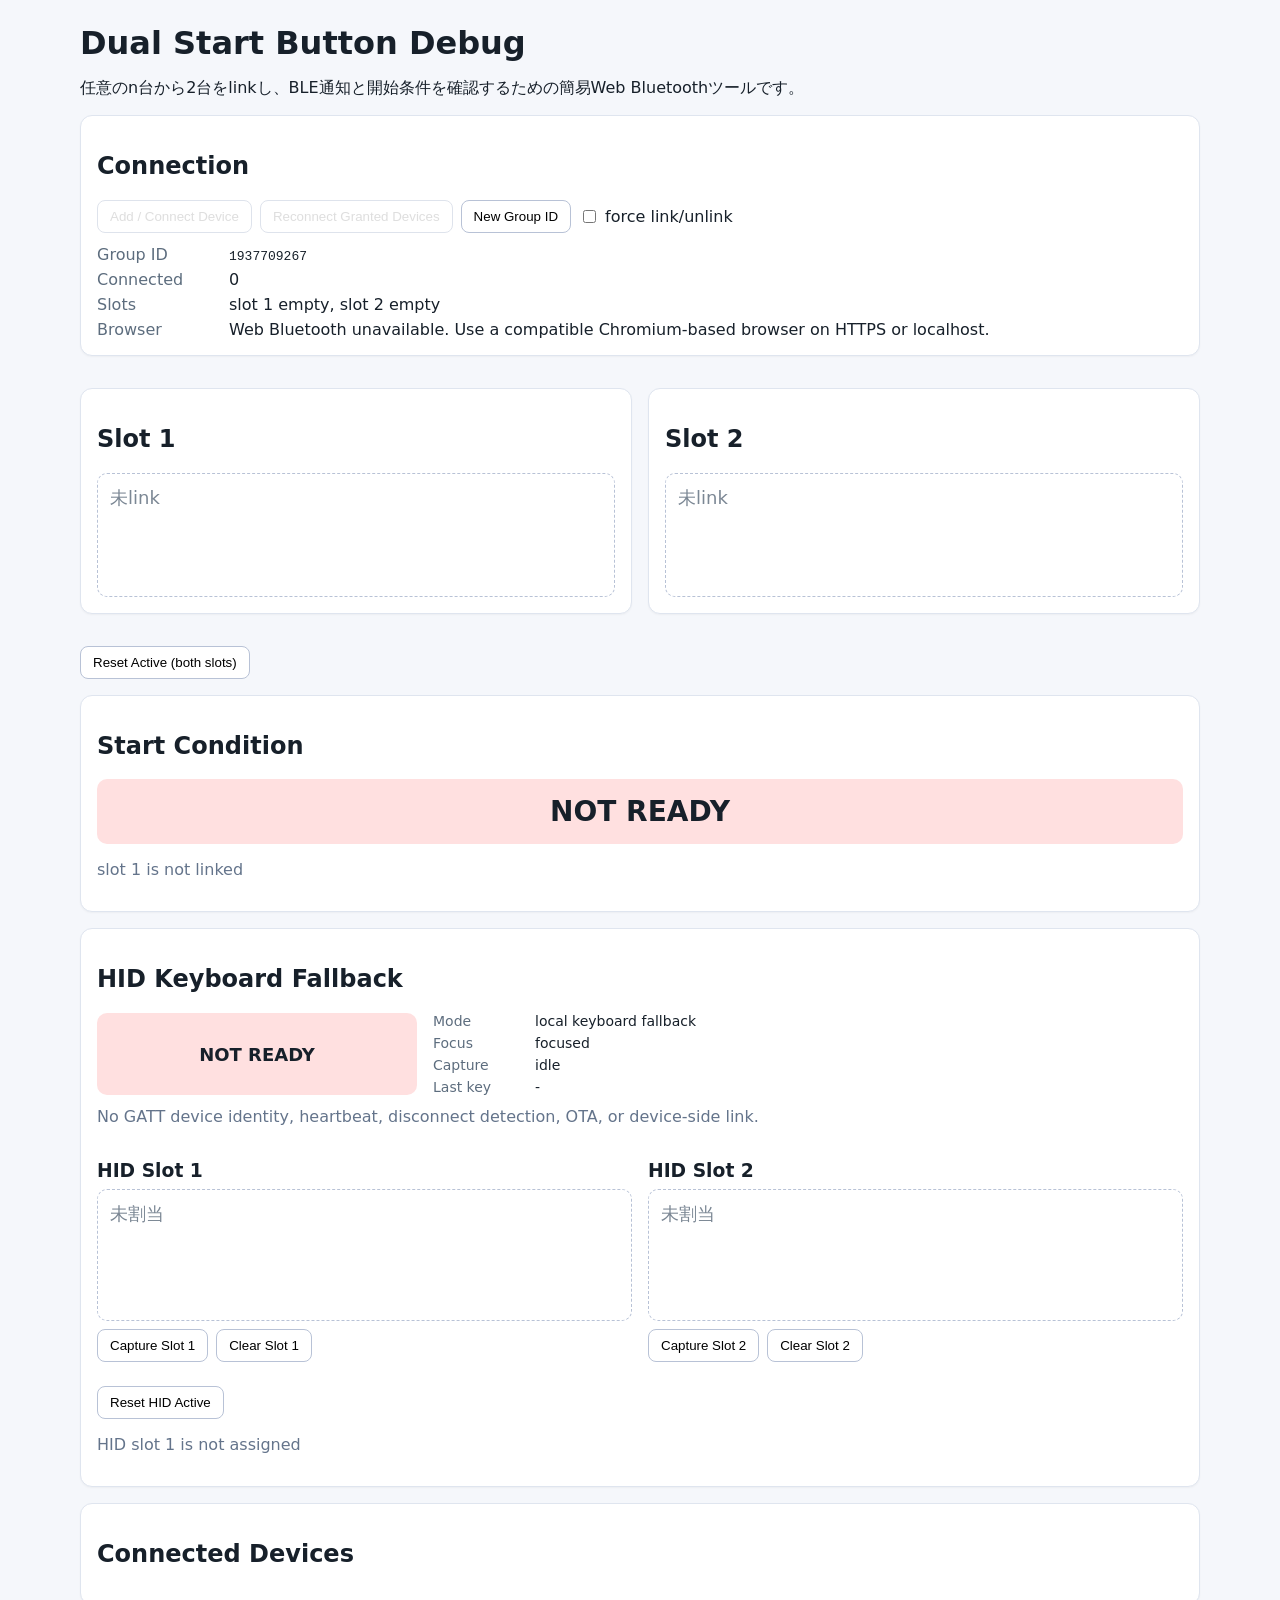
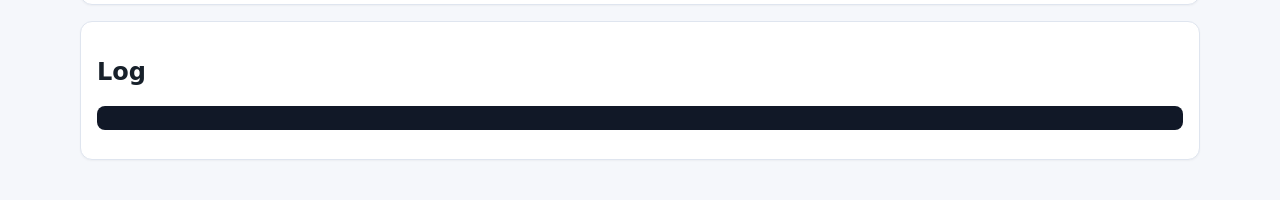
<file: web-debug/index.html>
<!doctype html>
<html lang="ja">
<head>
  <meta charset="utf-8" />
  <meta name="viewport" content="width=device-width, initial-scale=1" />
  <title>Dual Start Button Debug</title>
  <link rel="stylesheet" href="./style.css" />
</head>
<body>
  <main>
    <header>
      <h1>Dual Start Button Debug</h1>
      <p>任意のn台から2台をlinkし、BLE通知と開始条件を確認するための簡易Web Bluetoothツールです。</p>
    </header>

    <section class="panel">
      <h2>Connection</h2>
      <div class="actions">
        <button id="addDeviceBtn">Add / Connect Device</button>
        <button id="reconnectGrantedBtn">Reconnect Granted Devices</button>
        <button id="newGroupBtn">New Group ID</button>
        <label class="inline">
          <input id="forceLinkCheck" type="checkbox" /> force link/unlink
        </label>
      </div>
      <dl class="kv">
        <dt>Group ID</dt>
        <dd><code id="groupIdText"></code></dd>
        <dt>Connected</dt>
        <dd id="connectedCount"></dd>
        <dt>Slots</dt>
        <dd id="slotLinkStatus"></dd>
        <dt>Browser</dt>
        <dd id="browserStatus"></dd>
      </dl>
    </section>

    <section class="grid two">
      <div class="panel slot" id="slot1Panel">
        <h2>Slot 1</h2>
        <div id="slot1State" class="slotState empty">未link</div>
      </div>
      <div class="panel slot" id="slot2Panel">
        <h2>Slot 2</h2>
        <div id="slot2State" class="slotState empty">未link</div>
      </div>
      <div class="actions">
        <button id="resetActiveBtn">Reset Active (both slots)</button>
      </div>
    </section>

    <section class="panel start">
      <h2>Start Condition</h2>
      <div id="startCondition" class="startCondition ng">NOT READY</div>
      <p id="startReason" class="muted"></p>
    </section>

    <section class="panel hidFallback">
      <h2>HID Keyboard Fallback</h2>
      <div class="hidHeader">
        <div id="hidStartCondition" class="startCondition hid ng">NOT READY</div>
        <dl class="kv small hidFacts">
          <dt>Mode</dt><dd>local keyboard fallback</dd>
          <dt>Focus</dt><dd id="hidFocusStatus"></dd>
          <dt>Capture</dt><dd id="hidCaptureStatus"></dd>
          <dt>Last key</dt><dd id="hidLastObserved"></dd>
        </dl>
      </div>
      <p class="muted hidLimit">No GATT device identity, heartbeat, disconnect detection, OTA, or device-side link.</p>
      <div id="hidError" class="hidError" role="status" aria-live="polite"></div>
      <div class="grid two hidSlotGrid">
        <div>
          <h3>HID Slot 1</h3>
          <div id="hidSlot1State" class="slotState hid empty">未割当</div>
          <div class="actions wrap">
            <button id="hidCaptureSlot1Btn">Capture Slot 1</button>
            <button id="hidClearSlot1Btn">Clear Slot 1</button>
          </div>
        </div>
        <div>
          <h3>HID Slot 2</h3>
          <div id="hidSlot2State" class="slotState hid empty">未割当</div>
          <div class="actions wrap">
            <button id="hidCaptureSlot2Btn">Capture Slot 2</button>
            <button id="hidClearSlot2Btn">Clear Slot 2</button>
          </div>
        </div>
        <div class="actions">
          <button id="hidResetActiveBtn">Reset HID Active</button>
        </div>
      </div>
      <p id="hidStartReason" class="muted"></p>
    </section>

    <section class="panel">
      <h2>Connected Devices</h2>
      <div id="devices" class="devices"></div>
    </section>

    <section class="panel">
      <h2>Log</h2>
      <pre id="log"></pre>
    </section>
  </main>

  <template id="deviceTemplate">
    <article class="deviceCard">
      <header>
        <h3 class="deviceTitle"></h3>
        <span class="badge connectionBadge"></span>
      </header>
      <dl class="kv small">
        <dt>Device ID</dt><dd class="deviceId"></dd>
        <dt>Hash</dt><dd class="deviceHash"></dd>
        <dt>FW</dt><dd class="fw"></dd>
        <dt>Model</dt><dd class="model"></dd>
        <dt>Link</dt><dd class="linkInfo"></dd>
        <dt>Pressed</dt><dd class="pressed"></dd>
        <dt>Armed</dt><dd class="armed"></dd>
        <dt>Seq</dt><dd class="seq"></dd>
        <dt>Fresh</dt><dd class="fresh"></dd>
      </dl>
      <div class="actions wrap">
        <button class="linkSlot1">Link as Slot 1</button>
        <button class="linkSlot2">Link as Slot 2</button>
        <button class="unlinkDevice">Unlink Device</button>
        <button class="identifyDevice">Identify</button>
        <button class="armDevice">Arm</button>
        <button class="disarmDevice">Disarm</button>
        <button class="disconnectDevice">Disconnect</button>
      </div>
      <details>
        <summary>Raw</summary>
        <pre class="raw"></pre>
      </details>
    </article>
  </template>

  <script type="module" src="./app.js"></script>
</body>
</html>
</file>
<file: web-debug/style.css>
:root {
  font-family: system-ui, -apple-system, BlinkMacSystemFont, "Segoe UI", sans-serif;
  color: #17202a;
  background: #f5f7fb;
}

body {
  margin: 0;
}

main {
  max-width: 1120px;
  margin: 0 auto;
  padding: 24px;
}

header h1 {
  margin: 0 0 8px;
}

.panel {
  background: #fff;
  border: 1px solid #dfe5ef;
  border-radius: 12px;
  padding: 16px;
  margin: 16px 0;
  box-shadow: 0 1px 2px rgba(0, 0, 0, .04);
}

.grid.two {
  display: grid;
  grid-template-columns: repeat(2, minmax(0, 1fr));
  gap: 16px;
}

.grid.two > .actions {
  grid-column: 1 / -1;
  margin: 0;
}

.panel.slot {
  display: flex;
  flex-direction: column;
  min-height: 180px;
}

.actions {
  display: flex;
  align-items: center;
  gap: 8px;
  margin: 8px 0;
}

.actions.wrap {
  flex-wrap: wrap;
}

button {
  border: 1px solid #b8c2d6;
  border-radius: 8px;
  background: #fff;
  padding: 8px 12px;
  cursor: pointer;
}

button:hover {
  background: #eef3ff;
}

button:disabled {
  opacity: .45;
  cursor: not-allowed;
}

.inline {
  display: inline-flex;
  align-items: center;
  gap: 6px;
}

.kv {
  display: grid;
  grid-template-columns: 120px minmax(0, 1fr);
  gap: 6px 12px;
  margin: 12px 0 0;
}

.kv.small {
  grid-template-columns: 90px minmax(0, 1fr);
  font-size: 14px;
}

.kv dt {
  color: #5d6d7e;
}

.kv dd {
  margin: 0;
  overflow-wrap: anywhere;
}

.devices {
  display: grid;
  grid-template-columns: repeat(auto-fill, minmax(320px, 1fr));
  gap: 12px;
}

.deviceCard {
  border: 1px solid #dfe5ef;
  border-radius: 10px;
  padding: 12px;
}

.deviceCard header {
  display: flex;
  align-items: center;
  justify-content: space-between;
  gap: 8px;
}

.deviceCard h3 {
  margin: 0;
}

.badge {
  border-radius: 999px;
  padding: 3px 8px;
  background: #edf2f7;
  font-size: 12px;
}

.badge.ok {
  background: #d7f4e3;
}

.badge.ng {
  background: #ffe0e0;
}

.slotState {
  box-sizing: border-box;
  height: 124px;
  border-radius: 10px;
  border: 1px dashed #b8c2d6;
  padding: 12px;
  font-size: 14px;
  line-height: 1.35;
  overflow: auto;
}

.slotState.hid {
  height: 132px;
}

.slotEmpty {
  font-size: 18px;
}

.slotName {
  font-size: 16px;
  font-weight: 700;
  overflow: hidden;
  text-overflow: ellipsis;
  white-space: nowrap;
}

.slotDeviceId {
  color: #64748b;
  font-size: 12px;
  margin-top: 2px;
  overflow-wrap: anywhere;
}

.slotMetrics {
  display: grid;
  gap: 2px 12px;
  grid-template-columns: repeat(2, minmax(0, 1fr));
  margin-top: 8px;
}

.slotMetrics span {
  min-width: 0;
  overflow-wrap: anywhere;
}

.slotState.empty {
  color: #7b8794;
}

.startCondition {
  font-size: 28px;
  font-weight: 800;
  border-radius: 10px;
  padding: 16px;
  text-align: center;
}

.startCondition.ok {
  background: #c8f7d5;
}

.startCondition.ng {
  background: #ffe0e0;
}

.startCondition.hid {
  align-items: center;
  display: flex;
  font-size: 18px;
  justify-content: center;
  min-height: 58px;
  padding: 12px;
}

.hidHeader {
  align-items: stretch;
  display: grid;
  gap: 16px;
  grid-template-columns: minmax(220px, 320px) minmax(0, 1fr);
}

.hidFacts {
  margin: 0;
}

.hidLimit {
  margin: 12px 0;
}

.hidError {
  color: #8a1f1f;
  min-height: 22px;
}

.hidSlotGrid h3 {
  margin: 0 0 8px;
}

.hidCaptureArmed {
  outline: 2px solid #315fbd;
  outline-offset: 2px;
}

.muted {
  color: #64748b;
}

pre {
  white-space: pre-wrap;
  overflow-wrap: anywhere;
}

#log {
  max-height: 260px;
  overflow: auto;
  background: #111827;
  color: #e5e7eb;
  padding: 12px;
  border-radius: 8px;
}

@media (max-width: 760px) {
  main {
    padding: 12px;
  }
  .grid.two {
    grid-template-columns: 1fr;
  }
  .hidHeader {
    grid-template-columns: 1fr;
  }
  .actions {
    align-items: stretch;
    flex-direction: column;
  }
}
</file>
